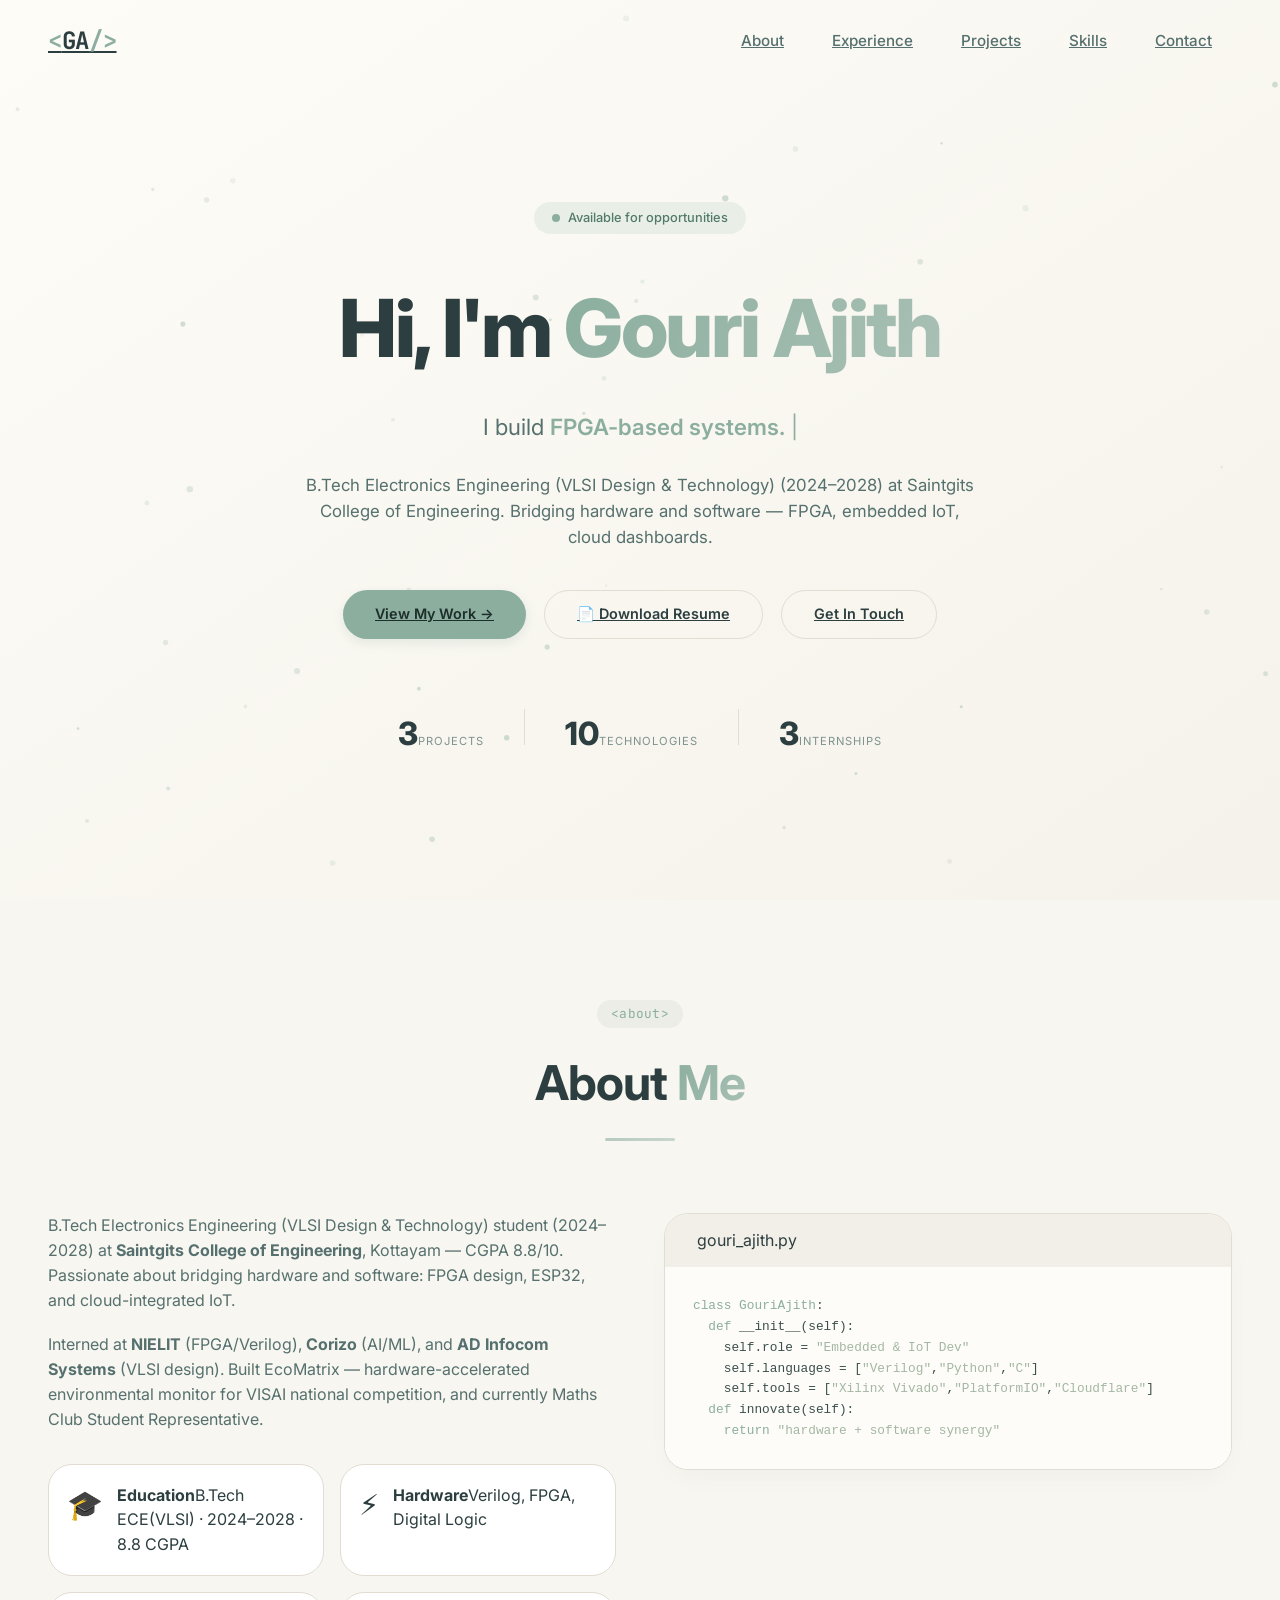
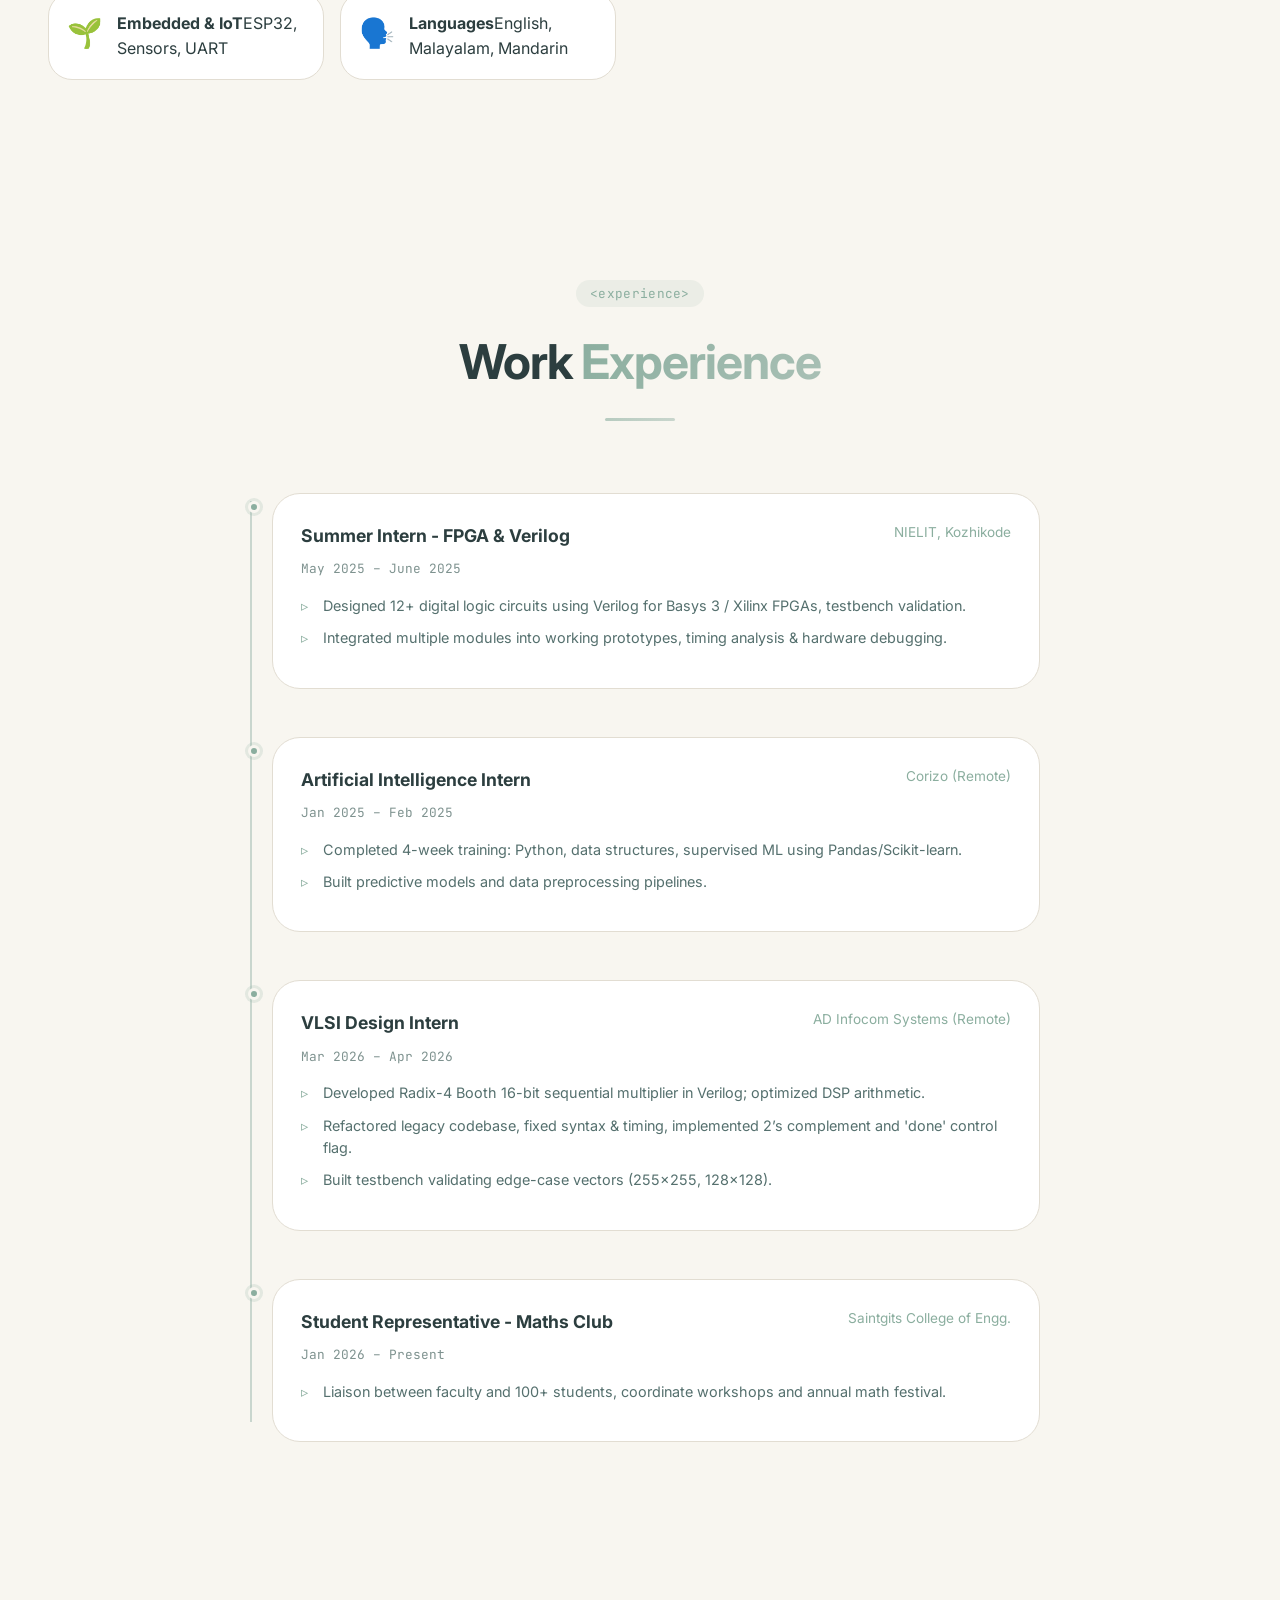
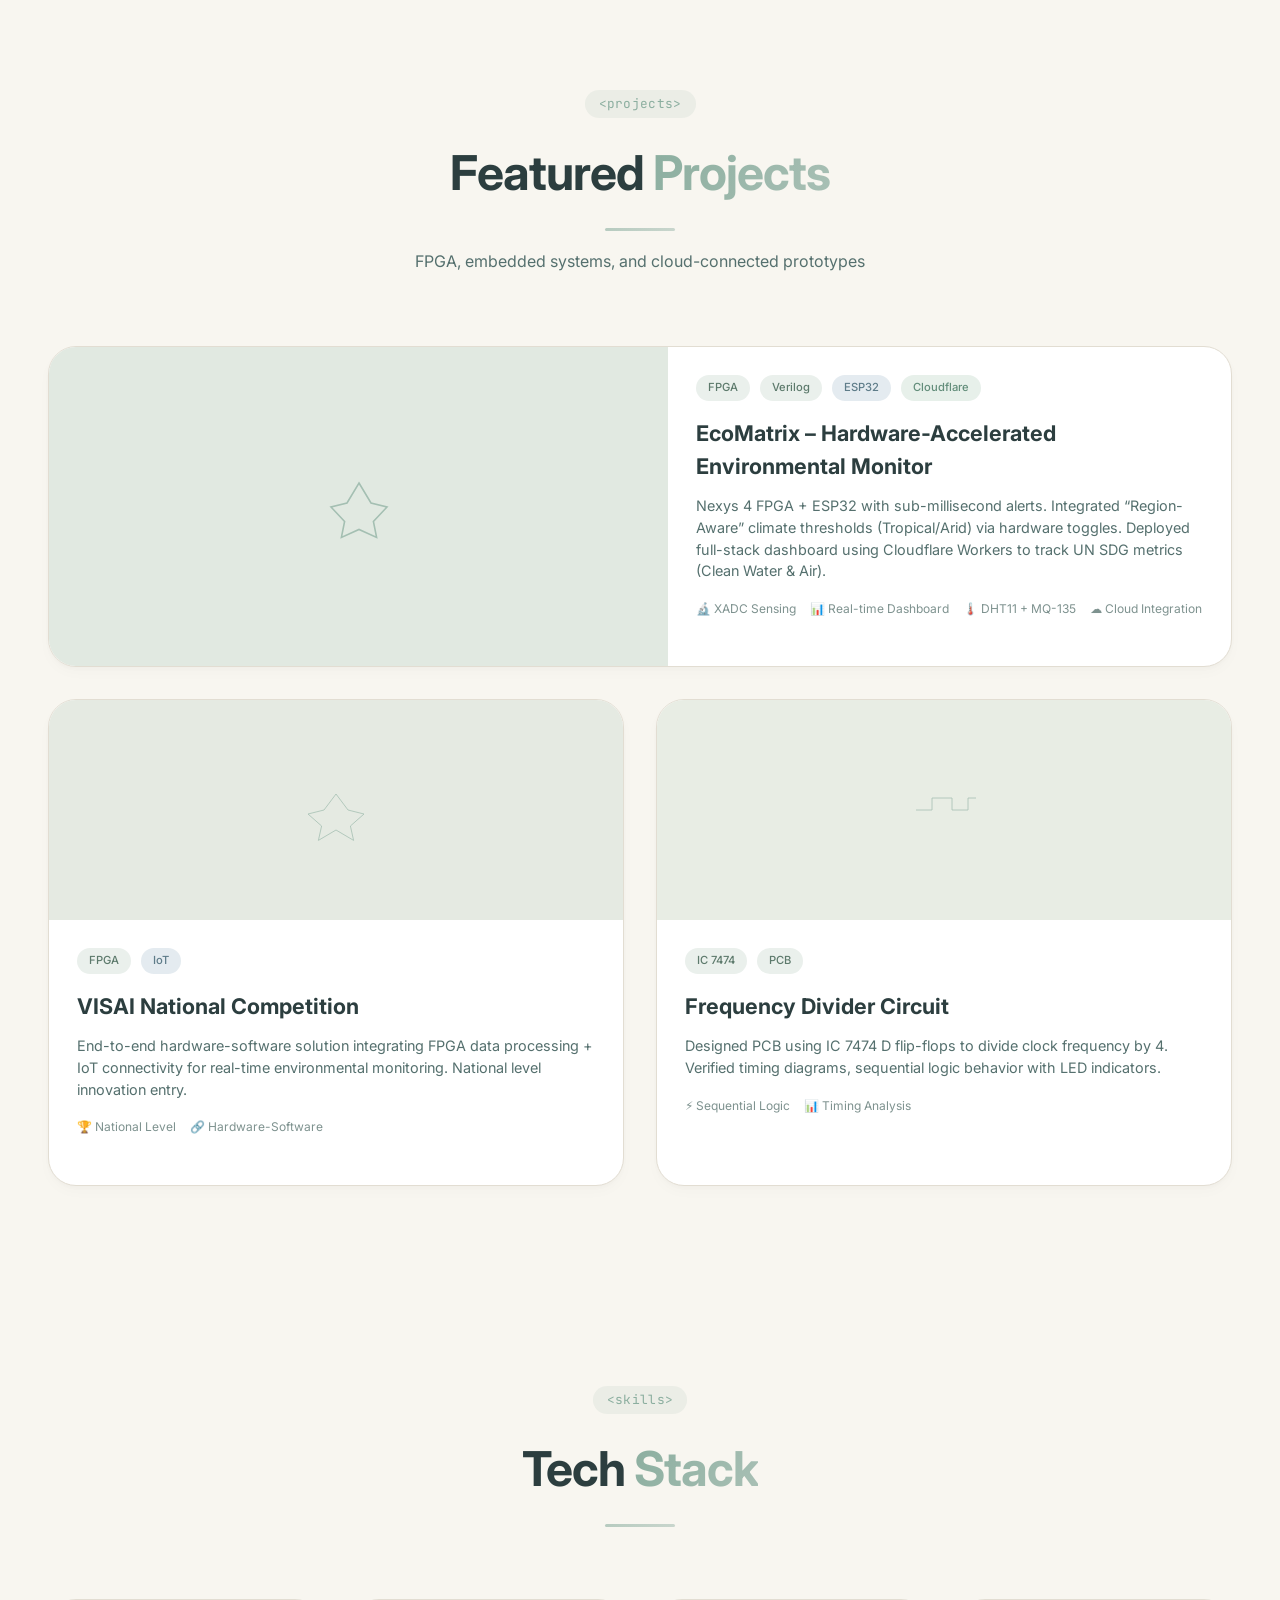
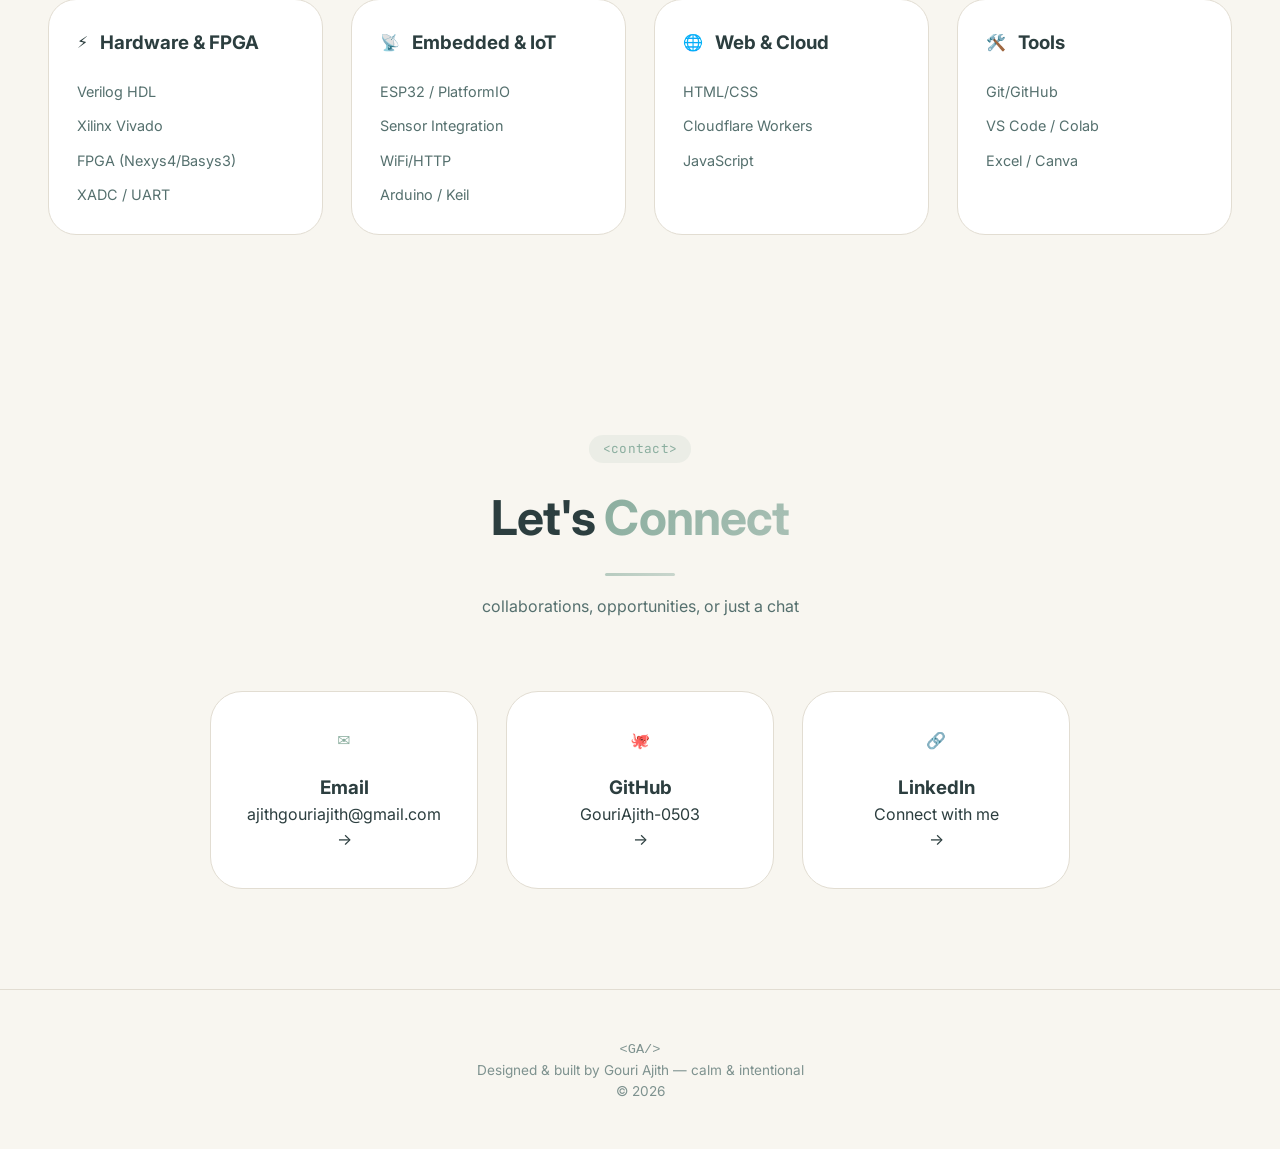
<file: index.html>
<!DOCTYPE html>
<html lang="en">
<head>
  <meta charset="UTF-8">
  <meta name="viewport" content="width=device-width, initial-scale=1.0">
  <meta name="description" content="Gouri Ajith — Electronics & VLSI Engineering Student. Portfolio showcasing FPGA, ESP32, IoT, and embedded systems projects.">
  <meta name="keywords" content="Gouri Ajith, FPGA, Verilog, ESP32, IoT, embedded systems, portfolio, VLSI">
  <meta name="author" content="Gouri Ajith">
  <title>Gouri Ajith | Electronics & VLSI Engineering</title>
  <link rel="preconnect" href="https://fonts.googleapis.com">
  <link rel="preconnect" href="https://fonts.gstatic.com" crossorigin>
  <link href="https://fonts.googleapis.com/css2?family=Inter:opsz,wght@14..32,300;14..32,400;14..32,500;14..32,600;14..32,700;14..32,800&family=JetBrains+Mono:wght@400;500&display=swap" rel="stylesheet">
  <style>
    /* ========== 60-30-10 PALETTE: Soft Blues, Sage, Mint, Warm Neutrals ========== */
    :root {
      --bg-dominant: #F8F6F0;        /* 60% - warm cream/beige background */
      --bg-secondary: #FFFFFF;       /* 30% - cards, panels, clean white */
      --bg-soft-sage: #EFF3EB;       /* subtle sage for hover/accents */
      --accent-mint: #8BAE9F;        /* 10% - buttons, highlights */
      --accent-softblue: #A7BDC7;    /* soft blue for secondary accents */
      --text-primary: #2C3E3F;       /* soft charcoal / dark navy for readability */
      --text-secondary: #55706E;     /* muted calm grey-green */
      --text-muted: #7E928F;
      --border-light: #E2DDD2;
      --shadow-sm: 0 6px 14px rgba(0, 0, 0, 0.02), 0 2px 4px rgba(0, 0, 0, 0.02);
      --shadow-md: 0 12px 28px -8px rgba(0, 0, 0, 0.04);
      --gradient-calm: linear-gradient(120deg, #8BAE9F, #A9C0B5);
      --font-sans: 'Inter', system-ui, -apple-system, sans-serif;
      --font-mono: 'JetBrains Mono', monospace;
      --radius: 18px;
      --transition: 0.2s ease;
    }

    * {
      margin: 0;
      padding: 0;
      box-sizing: border-box;
    }

    body {
      font-family: var(--font-sans);
      background-color: var(--bg-dominant);
      color: var(--text-primary);
      line-height: 1.55;
      scroll-behavior: smooth;
      -webkit-font-smoothing: antialiased;
    }

    ::selection {
      background: rgba(139, 174, 159, 0.25);
      color: #1E2E2F;
    }

    .container {
      max-width: 1240px;
      margin: 0 auto;
      padding: 0 28px;
    }

    /* ----- WHITESPACE & SECTION FLOW ----- */
    .section {
      padding: 100px 0;
    }

    .section-header {
      text-align: center;
      margin-bottom: 72px;
    }

    .section-tag {
      font-family: var(--font-mono);
      font-size: 0.8rem;
      color: var(--accent-mint);
      letter-spacing: 0.3px;
      background: rgba(139, 174, 159, 0.12);
      display: inline-block;
      padding: 4px 14px;
      border-radius: 30px;
      margin-bottom: 18px;
    }

    .section-title {
      font-size: clamp(2rem, 5vw, 3rem);
      font-weight: 700;
      letter-spacing: -0.02em;
      color: var(--text-primary);
      margin-bottom: 16px;
    }

    .gradient-text {
      background: var(--gradient-calm);
      background-clip: text;
      -webkit-background-clip: text;
      color: transparent;
    }

    .section-line {
      width: 70px;
      height: 3px;
      background: var(--gradient-calm);
      margin: 18px auto 0;
      border-radius: 4px;
      opacity: 0.6;
    }

    .section-subtitle {
      color: var(--text-secondary);
      max-width: 600px;
      margin: 18px auto 0;
      font-size: 1rem;
    }

    /* ----- NAVBAR (calm, soft) ----- */
    .navbar {
      position: fixed;
      top: 0;
      width: 100%;
      z-index: 1000;
      padding: 22px 0;
      transition: all 0.25s;
      background: transparent;
    }

    .navbar.scrolled {
      background: rgba(248, 246, 240, 0.92);
      backdrop-filter: blur(12px);
      padding: 14px 0;
      border-bottom: 1px solid var(--border-light);
      box-shadow: 0 1px 4px rgba(0,0,0,0.02);
    }

    .nav-container {
      max-width: 1240px;
      margin: 0 auto;
      padding: 0 28px;
      display: flex;
      align-items: center;
      justify-content: space-between;
    }

    .nav-logo {
      font-family: var(--font-mono);
      font-weight: 700;
      font-size: 1.5rem;
      letter-spacing: -0.3px;
      color: var(--text-primary);
    }
    .logo-bracket { color: var(--accent-mint); }

    .nav-links {
      display: flex;
      gap: 8px;
      list-style: none;
    }
    .nav-link {
      padding: 8px 20px;
      font-size: 0.95rem;
      font-weight: 500;
      color: var(--text-secondary);
      border-radius: 40px;
      transition: var(--transition);
    }
    .nav-link:hover {
      color: var(--accent-mint);
      background: rgba(139, 174, 159, 0.1);
    }

    .nav-toggle {
      display: none;
      background: none;
      border: none;
      cursor: pointer;
    }

    /* ----- HERO (airy, calm) ----- */
    .hero {
      min-height: 100vh;
      display: flex;
      align-items: center;
      justify-content: center;
      position: relative;
      background: linear-gradient(145deg, #FEFCF7 0%, #F4F2EA 100%);
      padding: 140px 24px 80px;
    }
    #particles-canvas {
      position: absolute;
      top: 0;
      left: 0;
      width: 100%;
      height: 100%;
      pointer-events: none;
    }
    .hero-content {
      position: relative;
      z-index: 2;
      max-width: 900px;
      text-align: center;
      animation: fadeUp 0.9s ease;
    }
    @keyframes fadeUp { from { opacity: 0; transform: translateY(20px); } to { opacity: 1; transform: translateY(0); } }

    .hero-badge {
      display: inline-flex;
      align-items: center;
      gap: 8px;
      background: #E9EFE6;
      padding: 6px 18px;
      border-radius: 50px;
      color: #527A6A;
      font-size: 0.8rem;
      font-weight: 500;
      margin-bottom: 32px;
    }
    .badge-dot { width: 8px; height: 8px; background: var(--accent-mint); border-radius: 50%; display: inline-block; }

    .hero-title {
      font-size: clamp(2.8rem, 8vw, 5rem);
      font-weight: 800;
      letter-spacing: -0.03em;
      margin-bottom: 20px;
      color: #2C3E3F;
    }
    .hero-subtitle-wrapper {
      font-size: 1.4rem;
      color: var(--text-secondary);
      margin-bottom: 28px;
      display: flex;
      justify-content: center;
      gap: 6px;
      flex-wrap: wrap;
    }
    .typewriter { color: var(--accent-mint); font-weight: 600; }
    .cursor { color: var(--accent-mint); animation: blink 1s step-end infinite; }
    @keyframes blink { 50% { opacity: 0; } }

    .hero-description {
      max-width: 680px;
      margin: 0 auto 40px;
      font-size: 1.05rem;
      color: var(--text-secondary);
    }

    .hero-cta {
      display: flex;
      gap: 18px;
      justify-content: center;
      flex-wrap: wrap;
      margin-bottom: 70px;
    }
    .btn {
      display: inline-flex;
      align-items: center;
      gap: 12px;
      padding: 12px 32px;
      border-radius: 44px;
      font-weight: 600;
      transition: all 0.2s;
      cursor: pointer;
      font-size: 0.9rem;
      border: none;
    }
    .btn-primary {
      background: var(--accent-mint);
      color: #1E2E2A;
      box-shadow: 0 4px 12px rgba(139, 174, 159, 0.2);
    }
    .btn-primary:hover { background: #77A08E; transform: translateY(-2px); box-shadow: 0 8px 20px rgba(139,174,159,0.25); }
    .btn-outline {
      background: transparent;
      border: 1px solid var(--border-light);
      color: var(--text-primary);
    }
    .btn-outline:hover { border-color: var(--accent-mint); background: rgba(139,174,159,0.05); transform: translateY(-2px); }

    .hero-stats {
      display: flex;
      justify-content: center;
      gap: 40px;
    }
    .stat-number { font-size: 2rem; font-weight: 800; color: var(--text-primary); }
    .stat-label { font-size: 0.7rem; letter-spacing: 1px; color: var(--text-muted); text-transform: uppercase; }
    .stat-divider { width: 1px; height: 36px; background: var(--border-light); }

    /* ----- cards & common components ----- */
    .about-grid, .contact-grid, .skills-grid {
      display: grid;
      gap: 48px;
    }
    .about-grid { grid-template-columns: 1fr 1fr; align-items: start; }
    .about-text p { color: var(--text-secondary); margin-bottom: 20px; }
    .about-highlights {
      display: grid;
      grid-template-columns: 1fr 1fr;
      gap: 16px;
      margin-top: 32px;
    }
    .highlight-item {
      display: flex;
      gap: 14px;
      background: var(--bg-secondary);
      padding: 18px;
      border-radius: 24px;
      border: 1px solid var(--border-light);
      transition: 0.2s;
    }
    .highlight-icon { font-size: 1.8rem; }
    .code-window {
      background: var(--bg-secondary);
      border-radius: 24px;
      border: 1px solid var(--border-light);
      overflow: hidden;
      box-shadow: var(--shadow-md);
    }
    .code-header {
      background: #F2EFE8;
      padding: 14px 20px;
      display: flex;
      align-items: center;
      gap: 12px;
    }
    .code-body {
      background: #FEFCF8;
      padding: 28px;
      font-family: var(--font-mono);
      font-size: 0.8rem;
      color: #3A4F4C;
      overflow-x: auto;
    }
    .code-keyword { color: #8BAE9F; font-weight: 500; }
    .code-string { color: #A4B7A3; }

    /* Projects & Cards */
    .projects-grid {
      display: grid;
      grid-template-columns: repeat(2, 1fr);
      gap: 32px;
    }
    .project-card {
      background: var(--bg-secondary);
      border-radius: 28px;
      border: 1px solid var(--border-light);
      overflow: hidden;
      transition: all 0.25s;
      display: flex;
      flex-direction: column;
      box-shadow: var(--shadow-sm);
    }
    .project-card:hover { transform: translateY(-6px); border-color: #cbd9cd; box-shadow: var(--shadow-md); }
    .project-card.featured { grid-column: 1 / -1; display: grid; grid-template-columns: 1.1fr 1fr; }
    .project-image-placeholder {
      background: #E7ECE3;
      display: flex;
      align-items: center;
      justify-content: center;
      padding: 48px;
      min-height: 220px;
    }
    .project-icon { width: 80px; color: var(--accent-mint); opacity: 0.7; }
    .project-content { padding: 28px; flex: 1; }
    .project-tags { display: flex; gap: 10px; flex-wrap: wrap; margin-bottom: 16px; }
    .tag {
      font-size: 0.7rem;
      padding: 4px 12px;
      border-radius: 40px;
      font-weight: 500;
    }
    .tag-hardware { background: #EAF0EC; color: #5D7A6C; }
    .tag-iot { background: #E4EBF0; color: #5E7C89; }
    .tag-web { background: #E7F0EA; color: #628D7A; }
    .project-title { font-size: 1.35rem; font-weight: 700; margin-bottom: 12px; }
    .project-desc { color: var(--text-secondary); font-size: 0.9rem; margin-bottom: 18px; line-height: 1.5; }
    .project-features { display: flex; flex-wrap: wrap; gap: 14px; font-size: 0.75rem; color: var(--text-muted); margin-bottom: 20px; }

    /* Timeline Experience */
    .timeline { max-width: 800px; margin: 0 auto; position: relative; padding-left: 32px; }
    .timeline::before { content: ''; position: absolute; left: 10px; top: 8px; bottom: 20px; width: 2px; background: #C9D6CE; }
    .timeline-item { position: relative; margin-bottom: 48px; }
    .timeline-marker {
      position: absolute; left: -24px; top: 8px;
      width: 12px; height: 12px; background: var(--accent-mint); border-radius: 50%;
      border: 3px solid var(--bg-dominant);
      box-shadow: 0 0 0 3px rgba(139,174,159,0.2);
    }
    .timeline-content {
      background: var(--bg-secondary);
      padding: 28px;
      border-radius: 28px;
      border: 1px solid var(--border-light);
      transition: 0.2s;
    }
    .timeline-header { display: flex; justify-content: space-between; flex-wrap: wrap; margin-bottom: 6px; }
    .timeline-header h3 { font-weight: 700; font-size: 1.1rem; }
    .timeline-company { color: var(--accent-mint); font-size: 0.85rem; }
    .timeline-date { font-size: 0.8rem; color: var(--text-muted); font-family: var(--font-mono); margin-bottom: 16px; display: inline-block; }
    .timeline-details { list-style: none; }
    .timeline-details li { padding-left: 22px; margin-bottom: 10px; position: relative; color: var(--text-secondary); font-size: 0.9rem; }
    .timeline-details li::before { content: "▹"; position: absolute; left: 0; color: var(--accent-mint); }

    /* Skills */
    .skills-grid { grid-template-columns: repeat(4, 1fr); gap: 28px; }
    .skill-category {
      background: var(--bg-secondary);
      border-radius: 28px;
      padding: 28px;
      border: 1px solid var(--border-light);
    }
    .skill-category-header { display: flex; gap: 12px; align-items: center; margin-bottom: 24px; }
    .skill-items { display: flex; flex-direction: column; gap: 12px; }
    .skill-item { display: flex; align-items: center; gap: 8px; font-size: 0.9rem; color: var(--text-secondary); }

    /* Contact */
    .contact-grid { grid-template-columns: repeat(3, 1fr); max-width: 860px; margin: 0 auto; gap: 28px; }
    .contact-card {
      background: var(--bg-secondary);
      border-radius: 32px;
      padding: 36px 24px;
      text-align: center;
      border: 1px solid var(--border-light);
      transition: 0.2s;
      text-decoration: none;
      color: inherit;
    }
    .contact-card:hover { transform: translateY(-5px); border-color: var(--accent-mint); }
    .contact-icon { margin-bottom: 20px; color: var(--accent-mint); }

    footer {
      text-align: center;
      padding: 48px 24px;
      border-top: 1px solid var(--border-light);
      color: var(--text-muted);
      font-size: 0.85rem;
    }

    /* responsive */
    @media (max-width: 1000px) {
      .skills-grid { grid-template-columns: repeat(2,1fr); }
      .projects-grid { grid-template-columns: 1fr; }
      .project-card.featured { grid-template-columns: 1fr; }
    }
    @media (max-width: 780px) {
      .about-grid { grid-template-columns: 1fr; }
      .contact-grid { grid-template-columns: 1fr; }
      .nav-links {
        position: fixed; top: 0; right: -100%; width: 70%; height: 100vh;
        background: var(--bg-secondary); flex-direction: column; padding: 100px 32px;
        transition: 0.3s; border-left: 1px solid var(--border-light);
      }
      .nav-links.open { right: 0; }
      .nav-toggle { display: block; }
      .hero-stats { gap: 24px; }
      .hero-cta { flex-direction: column; align-items: center; }
    }
    @media (max-width: 560px) {
      .skills-grid { grid-template-columns: 1fr; }
      .about-highlights { grid-template-columns: 1fr; }
    }
    .reveal { opacity: 0; transform: translateY(20px); transition: opacity 0.7s ease, transform 0.7s ease; }
    .reveal.revealed { opacity: 1; transform: translateY(0); }
  </style>
</head>
<body>
  <nav class="navbar" id="navbar">
    <div class="nav-container"><a href="#hero" class="nav-logo"><span class="logo-bracket">&lt;</span>GA<span class="logo-bracket">/&gt;</span></a>
      <ul class="nav-links" id="nav-links"><li><a href="#about" class="nav-link">About</a></li><li><a href="#experience" class="nav-link">Experience</a></li><li><a href="#projects" class="nav-link">Projects</a></li><li><a href="#skills" class="nav-link">Skills</a></li><li><a href="#contact" class="nav-link">Contact</a></li></ul>
      <button class="nav-toggle" id="nav-toggle" aria-label="Menu"><span class="hamburger" style="display:block; width:24px; height:2px; background:#2C3E3F; position:relative;"></span></button>
    </div>
  </nav>

  <section class="hero" id="hero"><canvas id="particles-canvas"></canvas>
    <div class="hero-content"><div class="hero-badge"><span class="badge-dot"></span> Available for opportunities</div>
      <h1 class="hero-title">Hi, I'm <span class="gradient-text">Gouri Ajith</span></h1>
      <div class="hero-subtitle-wrapper"><span>I build </span><span class="typewriter" id="typewriter"></span><span class="cursor">|</span></div>
      <p class="hero-description">B.Tech Electronics Engineering (VLSI Design & Technology) (2024–2028) at Saintgits College of Engineering. Bridging hardware and software — FPGA, embedded IoT, cloud dashboards.</p>
      <div class="hero-cta"><a href="#projects" class="btn btn-primary">View My Work →</a><a href="#" class="btn btn-outline" id="resumeDummy">📄 Download Resume</a><a href="#contact" class="btn btn-outline">Get In Touch</a></div>
      <div class="hero-stats"><div class="stat"><span class="stat-number" data-count="3">0</span><span class="stat-label">Projects</span></div><div class="stat-divider"></div><div class="stat"><span class="stat-number" data-count="10">0</span><span class="stat-label">Technologies</span></div><div class="stat-divider"></div><div class="stat"><span class="stat-number" data-count="3">0</span><span class="stat-label">Internships</span></div></div>
    </div>
  </section>

  <section class="section about" id="about"><div class="container"><div class="section-header"><span class="section-tag">&lt;about&gt;</span><h2 class="section-title">About <span class="gradient-text">Me</span></h2><div class="section-line"></div></div>
    <div class="about-grid"><div class="about-text reveal"><p>B.Tech Electronics Engineering (VLSI Design & Technology) student (2024–2028) at <strong>Saintgits College of Engineering</strong>, Kottayam — CGPA 8.8/10. Passionate about bridging hardware and software: FPGA design, ESP32, and cloud-integrated IoT.</p>
    <p>Interned at <strong>NIELIT</strong> (FPGA/Verilog), <strong>Corizo</strong> (AI/ML), and <strong>AD Infocom Systems</strong> (VLSI design). Built EcoMatrix — hardware-accelerated environmental monitor for VISAI national competition, and currently Maths Club Student Representative.</p>
    <div class="about-highlights"><div class="highlight-item"><div class="highlight-icon">🎓</div><div><strong>Education</strong><span>B.Tech ECE(VLSI) · 2024–2028 · 8.8 CGPA</span></div></div><div class="highlight-item"><div class="highlight-icon">⚡</div><div><strong>Hardware</strong><span>Verilog, FPGA, Digital Logic</span></div></div><div class="highlight-item"><div class="highlight-icon">🌱</div><div><strong>Embedded & IoT</strong><span>ESP32, Sensors, UART</span></div></div><div class="highlight-item"><div class="highlight-icon">🗣️</div><div><strong>Languages</strong><span>English, Malayalam, Mandarin</span></div></div></div></div>
    <div class="about-visual reveal"><div class="code-window"><div class="code-header"><div class="code-dots"><span class="dot" style="background:#8BAE9F;"></span><span style="background:#A7BDC7;"></span><span style="background:#C9D6CE;"></span></div><span class="code-title">gouri_ajith.py</span></div><pre class="code-body"><code><span class="code-keyword">class</span> <span class="code-keyword">GouriAjith</span>:
  <span class="code-keyword">def</span> __init__(self):
    self.role = <span class="code-string">"Embedded & IoT Dev"</span>
    self.languages = [<span class="code-string">"Verilog"</span>,<span class="code-string">"Python"</span>,<span class="code-string">"C"</span>]
    self.tools = [<span class="code-string">"Xilinx Vivado"</span>,<span class="code-string">"PlatformIO"</span>,<span class="code-string">"Cloudflare"</span>]
  <span class="code-keyword">def</span> innovate(self):
    <span class="code-keyword">return</span> <span class="code-string">"hardware + software synergy"</span></code></pre></div></div></div></div></section>

  <section class="section experience" id="experience"><div class="container"><div class="section-header"><span class="section-tag">&lt;experience&gt;</span><h2 class="section-title">Work <span class="gradient-text">Experience</span></h2><div class="section-line"></div></div>
    <div class="timeline">
      <div class="timeline-item reveal"><div class="timeline-marker"></div><div class="timeline-content"><div class="timeline-header"><h3>Summer Intern - FPGA & Verilog</h3><span class="timeline-company">NIELIT, Kozhikode</span></div><span class="timeline-date">May 2025 – June 2025</span><ul class="timeline-details"><li>Designed 12+ digital logic circuits using Verilog for Basys 3 / Xilinx FPGAs, testbench validation.</li><li>Integrated multiple modules into working prototypes, timing analysis & hardware debugging.</li></ul></div></div>
      <div class="timeline-item reveal"><div class="timeline-marker"></div><div class="timeline-content"><div class="timeline-header"><h3>Artificial Intelligence Intern</h3><span class="timeline-company">Corizo (Remote)</span></div><span class="timeline-date">Jan 2025 – Feb 2025</span><ul class="timeline-details"><li>Completed 4-week training: Python, data structures, supervised ML using Pandas/Scikit-learn.</li><li>Built predictive models and data preprocessing pipelines.</li></ul></div></div>
      <div class="timeline-item reveal"><div class="timeline-marker"></div><div class="timeline-content"><div class="timeline-header"><h3>VLSI Design Intern</h3><span class="timeline-company">AD Infocom Systems (Remote)</span></div><span class="timeline-date">Mar 2026 – Apr 2026</span><ul class="timeline-details"><li>Developed Radix-4 Booth 16-bit sequential multiplier in Verilog; optimized DSP arithmetic.</li><li>Refactored legacy codebase, fixed syntax & timing, implemented 2’s complement and 'done' control flag.</li><li>Built testbench validating edge-case vectors (255×255, 128×128).</li></ul></div></div>
      <div class="timeline-item reveal"><div class="timeline-marker"></div><div class="timeline-content"><div class="timeline-header"><h3>Student Representative - Maths Club</h3><span class="timeline-company">Saintgits College of Engg.</span></div><span class="timeline-date">Jan 2026 – Present</span><ul class="timeline-details"><li>Liaison between faculty and 100+ students, coordinate workshops and annual math festival.</li></ul></div></div>
    </div></div></section>

  <section class="section projects" id="projects"><div class="container"><div class="section-header"><span class="section-tag">&lt;projects&gt;</span><h2 class="section-title">Featured <span class="gradient-text">Projects</span></h2><div class="section-line"></div><p class="section-subtitle">FPGA, embedded systems, and cloud-connected prototypes</p></div>
    <div class="projects-grid">
      <article class="project-card featured reveal"><div class="project-image-placeholder sdg-gradient" style="background: #E1E9E1;"><svg width="90" viewBox="0 0 100 80" class="project-icon"><polygon points="50,10 65,35 85,40 68,58 72,78 50,68 28,78 32,58 15,40 35,35" fill="none" stroke="#8BAE9F" stroke-width="2"/></svg></div><div class="project-content"><div class="project-tags"><span class="tag tag-hardware">FPGA</span><span class="tag tag-hardware">Verilog</span><span class="tag tag-iot">ESP32</span><span class="tag tag-web">Cloudflare</span></div><h3 class="project-title">EcoMatrix – Hardware-Accelerated Environmental Monitor</h3><p class="project-desc">Nexys 4 FPGA + ESP32 with sub-millisecond alerts. Integrated “Region-Aware” climate thresholds (Tropical/Arid) via hardware toggles. Deployed full-stack dashboard using Cloudflare Workers to track UN SDG metrics (Clean Water & Air).</p><div class="project-features"><span>🔬 XADC Sensing</span><span>📊 Real-time Dashboard</span><span>🌡️ DHT11 + MQ-135</span><span>☁️ Cloud Integration</span></div></div></article>
      <article class="project-card reveal"><div class="project-image-placeholder" style="background:#E5EAE2;"><svg width="70" viewBox="0 0 100 80" class="project-icon"><polygon points="50,20 65,40 85,45 68,60 72,78 50,65 28,78 32,60 15,45 35,40" fill="none" stroke="#8BAE9F"/></svg></div><div class="project-content"><div class="project-tags"><span class="tag tag-hardware">FPGA</span><span class="tag tag-iot">IoT</span></div><h3 class="project-title">VISAI National Competition</h3><p class="project-desc">End-to-end hardware-software solution integrating FPGA data processing + IoT connectivity for real-time environmental monitoring. National level innovation entry.</p><div class="project-features"><span>🏆 National Level</span><span>🔗 Hardware-Software</span></div></div></article>
      <article class="project-card reveal"><div class="project-image-placeholder" style="background:#E8EDE4;"><svg width="70" viewBox="0 0 100 80" class="project-icon"><polyline points="15,40 35,40 35,25 60,25 60,40 80,40 80,25 90,25" fill="none" stroke="#8BAE9F"/></svg></div><div class="project-content"><div class="project-tags"><span class="tag tag-hardware">IC 7474</span><span class="tag tag-hardware">PCB</span></div><h3 class="project-title">Frequency Divider Circuit</h3><p class="project-desc">Designed PCB using IC 7474 D flip-flops to divide clock frequency by 4. Verified timing diagrams, sequential logic behavior with LED indicators.</p><div class="project-features"><span>⚡ Sequential Logic</span><span>📊 Timing Analysis</span></div></div></article>
    </div></div></section>

  <section class="section skills" id="skills"><div class="container"><div class="section-header"><span class="section-tag">&lt;skills&gt;</span><h2 class="section-title">Tech <span class="gradient-text">Stack</span></h2><div class="section-line"></div></div>
    <div class="skills-grid"><div class="skill-category reveal"><div class="skill-category-header">⚡<h3>Hardware & FPGA</h3></div><div class="skill-items"><div class="skill-item">Verilog HDL</div><div class="skill-item">Xilinx Vivado</div><div class="skill-item">FPGA (Nexys4/Basys3)</div><div class="skill-item">XADC / UART</div></div></div>
    <div class="skill-category reveal"><div class="skill-category-header">📡<h3>Embedded & IoT</h3></div><div class="skill-items"><div class="skill-item">ESP32 / PlatformIO</div><div class="skill-item">Sensor Integration</div><div class="skill-item">WiFi/HTTP</div><div class="skill-item">Arduino / Keil</div></div></div>
    <div class="skill-category reveal"><div class="skill-category-header">🌐<h3>Web & Cloud</h3></div><div class="skill-items"><div class="skill-item">HTML/CSS</div><div class="skill-item">Cloudflare Workers</div><div class="skill-item">JavaScript</div></div></div>
    <div class="skill-category reveal"><div class="skill-category-header">🛠️<h3>Tools</h3></div><div class="skill-items"><div class="skill-item">Git/GitHub</div><div class="skill-item">VS Code / Colab</div><div class="skill-item">Excel / Canva</div></div></div></div></div></section>

  <section class="section contact" id="contact"><div class="container"><div class="section-header"><span class="section-tag">&lt;contact&gt;</span><h2 class="section-title">Let's <span class="gradient-text">Connect</span></h2><div class="section-line"></div><p class="section-subtitle">collaborations, opportunities, or just a chat</p></div>
    <div class="contact-grid"><a href="mailto:ajithgouriajith@gmail.com" class="contact-card reveal"><div class="contact-icon">✉️</div><h3>Email</h3><p>ajithgouriajith@gmail.com</p><span>→</span></a>
    <a href="https://github.com/GouriAjith-0503" target="_blank" class="contact-card reveal"><div class="contact-icon">🐙</div><h3>GitHub</h3><p>GouriAjith-0503</p><span>→</span></a>
    <a href="https://www.linkedin.com/in/gouri-ajith-64854a331" target="_blank" class="contact-card reveal"><div class="contact-icon">🔗</div><h3>LinkedIn</h3><p>Connect with me</p><span>→</span></a></div></div></section>
  <footer><div class="container"><div class="footer-content"><span class="footer-logo" style="font-family: monospace;">&lt;GA/&gt;</span><p>Designed & built by Gouri Ajith — calm & intentional</p><p class="footer-year">© 2026</p></div></div></footer>

  <script>
    (function(){const n=document.getElementById('navbar'),toggle=document.getElementById('nav-toggle'),navLinks=document.getElementById('nav-links');window.addEventListener('scroll',()=>{window.scrollY>50?n.classList.add('scrolled'):n.classList.remove('scrolled')});if(toggle&&navLinks){toggle.addEventListener('click',()=>{toggle.classList.toggle('active');navLinks.classList.toggle('open')});document.querySelectorAll('.nav-link').forEach(l=>l.addEventListener('click',()=>{navLinks.classList.remove('open');toggle.classList.remove('active')}))}
    const typeEl=document.getElementById('typewriter');if(typeEl){const phrases=['FPGA-based systems.','IoT solutions.','embedded firmware.','real-time dashboards.'];let i=0,ch=0,del=false;function type(){const cur=phrases[i];if(del){typeEl.textContent=cur.substring(0,ch-1);ch--;}else{typeEl.textContent=cur.substring(0,ch+1);ch++;}if(!del&&ch===cur.length){del=true;setTimeout(type,1800);return;}else if(del&&ch===0){del=false;i=(i+1)%phrases.length;setTimeout(type,300);return;}setTimeout(type,del?40:80);}setTimeout(type,300);}
    const counters=document.querySelectorAll('.stat-number');let animated=false;const observer=new IntersectionObserver((entries)=>{if(animated)return;entries.forEach(entry=>{if(entry.isIntersecting&&!animated){animated=true;counters.forEach(c=>{const t=parseInt(c.getAttribute('data-count'),10);if(isNaN(t))return;let current=0;const step=Math.ceil(t/40);const update=()=>{current+=step;if(current>=t){c.innerText=t;return}c.innerText=current;requestAnimationFrame(update)};update()})}})},{threshold:0.5});const statsDiv=document.querySelector('.hero-stats');if(statsDiv)observer.observe(statsDiv);
    const revealElements=document.querySelectorAll('.reveal');const revealObserver=new IntersectionObserver((entries)=>{entries.forEach(entry=>{if(entry.isIntersecting){entry.target.classList.add('revealed');revealObserver.unobserve(entry.target)}})},{threshold:0.1});revealElements.forEach(el=>revealObserver.observe(el));
    // particles calm
    const canvas=document.getElementById('particles-canvas');if(canvas){let ctx=canvas.getContext('2d'),w,h,parts=[],anim=true;function resize(){w=canvas.width=window.innerWidth;h=canvas.height=window.innerHeight;}function initParts(){const num=Math.min(45,Math.floor((w*h)/25000));parts=[];for(let i=0;i<num;i++){parts.push({x:Math.random()*w,y:Math.random()*h,rad:Math.random()*2+1.2,dx:(Math.random()-0.5)*0.3,dy:(Math.random()-0.5)*0.3,opacity:Math.random()*0.4+0.1,col:`rgba(139,174,159,${Math.random()*0.3+0.1})`})}}function draw(){if(!anim)return;ctx.clearRect(0,0,w,h);for(let p of parts){p.x+=p.dx;p.y+=p.dy;if(p.x<0||p.x>w)p.dx*=-1;if(p.y<0||p.y>h)p.dy*=-1;ctx.beginPath();ctx.arc(p.x,p.y,p.rad,0,Math.PI*2);ctx.fillStyle=p.col;ctx.fill();}requestAnimationFrame(draw);}window.addEventListener('resize',()=>{resize();initParts();});resize();initParts();draw();}
    document.querySelectorAll('a[href^="#"]').forEach(anchor=>{anchor.addEventListener('click',function(e){const hash=this.getAttribute('href');if(hash==='#')return;const target=document.querySelector(hash);if(target){e.preventDefault();target.scrollIntoView({behavior:'smooth',block:'start'});if(navLinks)navLinks.classList.remove('open');if(toggle)toggle.classList.remove('active');}})});
    const resumeBtn=document.getElementById('resumeDummy');if(resumeBtn)resumeBtn.addEventListener('click',(e)=>{e.preventDefault();alert('📄 Resume download: Gouri Ajith — full portfolio details available upon request or contact directly.')});
    })();
  </script>
</body>
</html>
</file>
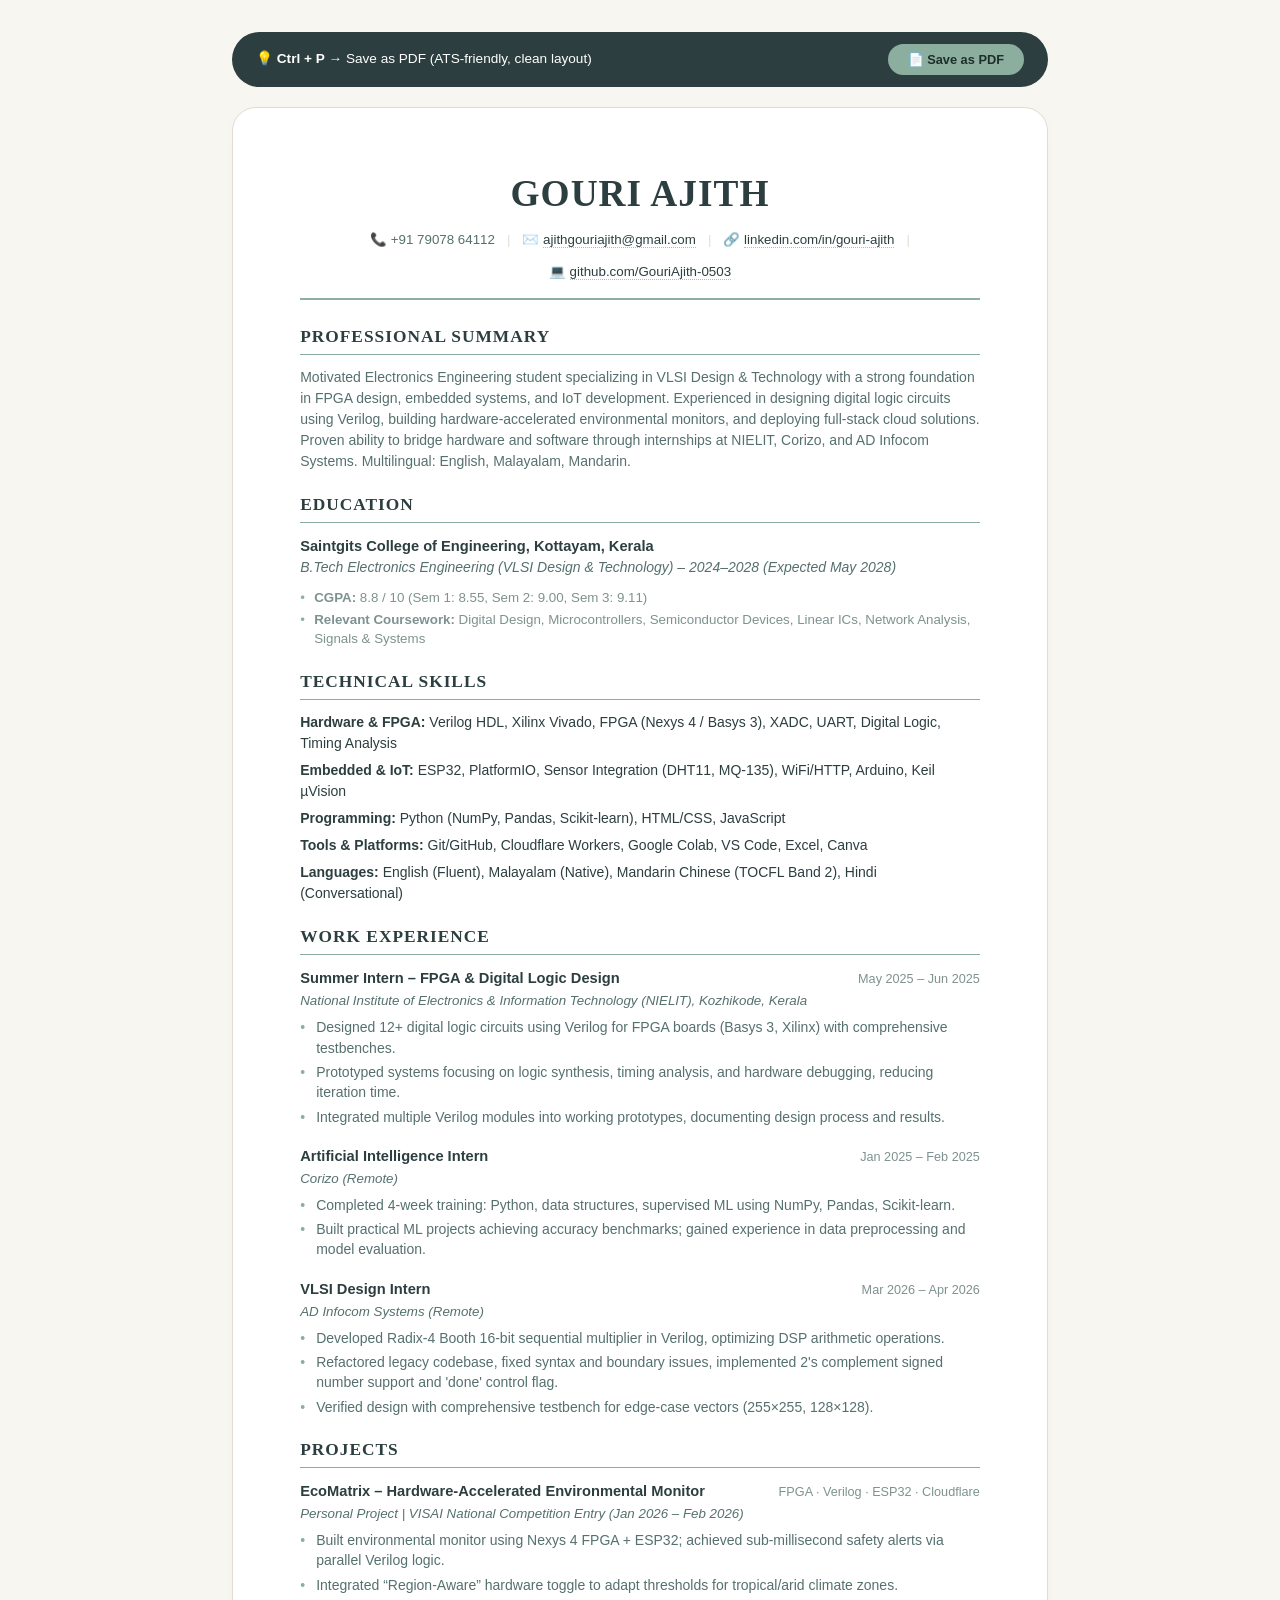
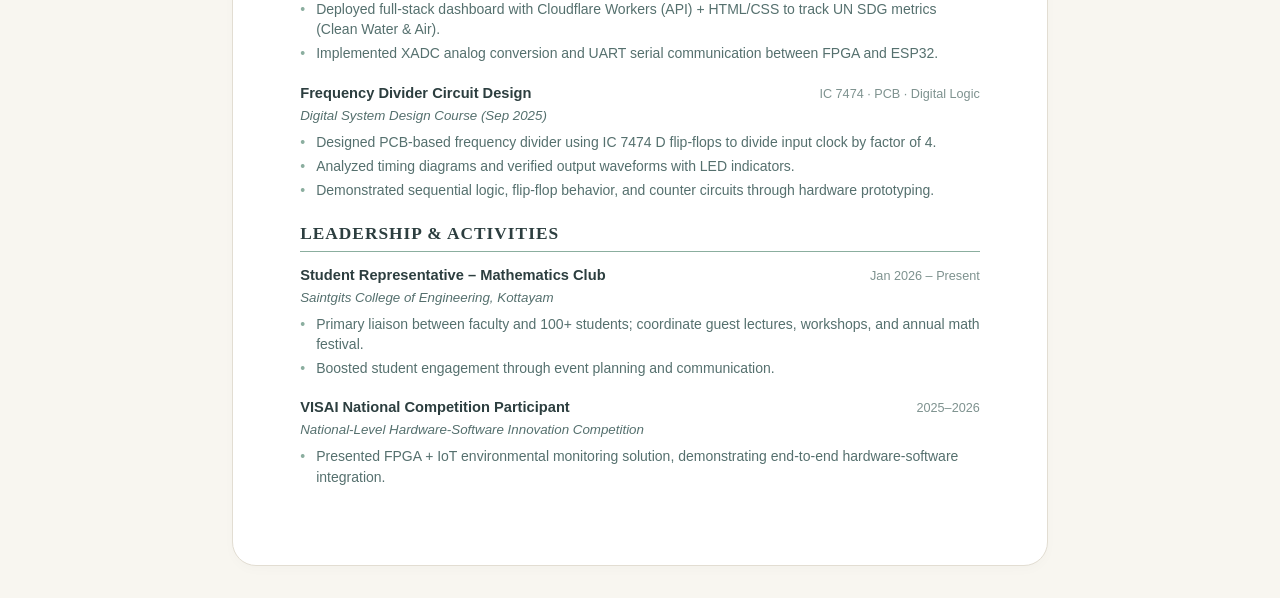
<file: resume.html>
<!DOCTYPE html>
<html lang="en">
<head>
  <meta charset="UTF-8">
  <meta name="viewport" content="width=device-width, initial-scale=1.0">
  <title>Gouri Ajith – Resume (VLSI & Embedded Engineer)</title>
  <style>
    /* ========== RESUME STYLES – CALM, ATS-FRIENDLY, PRINT-READY ========== */
    /* 60-30-10 palette: warm cream 60%, clean white 30%, mint accent 10% */
    :root {
      --bg-dominant: #F8F6F0;
      --bg-card: #FFFFFF;
      --accent-mint: #8BAE9F;
      --accent-softblue: #A7BDC7;
      --text-primary: #2C3E3F;
      --text-secondary: #55706E;
      --text-muted: #7E928F;
      --border-light: #E2DDD2;
      --shadow-sm: 0 4px 12px rgba(0, 0, 0, 0.02);
      --font-serif: 'EB Garamond', 'Georgia', serif;
      --font-sans: 'Source Sans 3', 'Calibri', 'Arial', sans-serif;
    }

    * {
      margin: 0;
      padding: 0;
      box-sizing: border-box;
    }

    body {
      background: var(--bg-dominant);
      font-family: var(--font-sans);
      font-size: 11pt;
      line-height: 1.5;
      color: var(--text-primary);
      padding: 32px 20px;
    }

    /* print bar (no-print) */
    .print-bar {
      max-width: 8.5in;
      margin: 0 auto 20px;
      background: #2C3E3F;
      color: white;
      padding: 12px 24px;
      border-radius: 44px;
      display: flex;
      justify-content: space-between;
      align-items: center;
      font-family: var(--font-sans);
      font-size: 0.85rem;
      flex-wrap: wrap;
      gap: 12px;
    }

    .print-btn {
      background: var(--accent-mint);
      border: none;
      padding: 8px 20px;
      border-radius: 40px;
      font-weight: 600;
      color: #1E2E2A;
      cursor: pointer;
      transition: 0.2s;
      font-size: 0.8rem;
    }

    .print-btn:hover {
      background: #77A08E;
      transform: translateY(-1px);
    }

    /* resume card */
    .resume {
      max-width: 8.5in;
      margin: 0 auto;
      background: var(--bg-card);
      padding: 0.6in 0.7in;
      box-shadow: var(--shadow-sm);
      border-radius: 24px;
      border: 1px solid var(--border-light);
    }

    /* header */
    .header {
      text-align: center;
      margin-bottom: 24px;
      padding-bottom: 16px;
      border-bottom: 2px solid var(--accent-mint);
    }

    h1 {
      font-family: var(--font-serif);
      font-size: 28pt;
      font-weight: 700;
      letter-spacing: 1px;
      color: var(--text-primary);
      margin-bottom: 8px;
    }

    .contact-info {
      display: flex;
      justify-content: center;
      flex-wrap: wrap;
      gap: 12px;
      font-size: 10pt;
      color: var(--text-secondary);
    }

    .contact-info a {
      color: var(--text-primary);
      text-decoration: none;
      border-bottom: 1px dotted var(--accent-softblue);
    }

    .contact-info a:hover {
      color: var(--accent-mint);
    }

    .separator {
      color: var(--border-light);
    }

    /* sections */
    .section {
      margin-bottom: 20px;
    }

    .section-title {
      font-family: var(--font-serif);
      font-size: 13pt;
      font-weight: 700;
      text-transform: uppercase;
      letter-spacing: 1px;
      color: var(--text-primary);
      border-bottom: 1px solid var(--accent-mint);
      padding-bottom: 4px;
      margin-bottom: 12px;
    }

    /* summary */
    .summary p {
      font-size: 10.5pt;
      color: var(--text-secondary);
      line-height: 1.5;
    }

    /* education */
    .edu-row {
      display: flex;
      justify-content: space-between;
      flex-wrap: wrap;
      margin-bottom: 4px;
    }

    .edu-school {
      font-weight: 700;
      font-size: 11pt;
    }

    .edu-degree {
      display: flex;
      justify-content: space-between;
      flex-wrap: wrap;
      font-style: italic;
      font-size: 10.5pt;
      color: var(--text-secondary);
      margin-bottom: 6px;
    }

    .edu-details {
      list-style: none;
      padding-left: 0;
      font-size: 10pt;
      color: var(--text-muted);
    }

    .edu-details li {
      margin-bottom: 2px;
      position: relative;
      padding-left: 14px;
    }

    .edu-details li::before {
      content: "•";
      position: absolute;
      left: 0;
      color: var(--accent-mint);
    }

    /* skills list (inline) */
    .skills-list {
      list-style: none;
    }

    .skills-list li {
      margin-bottom: 6px;
      font-size: 10.5pt;
    }

    .skills-list strong {
      color: var(--text-primary);
      font-weight: 700;
    }

    /* experience & projects */
    .exp-item, .proj-item, .lead-item {
      margin-bottom: 18px;
    }

    .exp-header, .proj-header {
      display: flex;
      justify-content: space-between;
      flex-wrap: wrap;
      align-items: baseline;
      margin-bottom: 2px;
    }

    .exp-title, .proj-title {
      font-weight: 700;
      font-size: 11pt;
    }

    .exp-date, .proj-tech {
      font-size: 9.5pt;
      color: var(--text-muted);
      font-family: var(--font-sans);
    }

    .exp-sub, .proj-sub {
      font-style: italic;
      font-size: 10pt;
      color: var(--text-secondary);
      margin-bottom: 6px;
    }

    .exp-bullets, .proj-bullets {
      list-style: none;
      padding-left: 0;
    }

    .exp-bullets li, .proj-bullets li {
      font-size: 10.5pt;
      margin-bottom: 4px;
      padding-left: 16px;
      position: relative;
      line-height: 1.45;
      color: var(--text-secondary);
    }

    .exp-bullets li::before, .proj-bullets li::before {
      content: "•";
      position: absolute;
      left: 0;
      color: var(--accent-mint);
    }

    /* print adjustments */
    @media print {
      body {
        background: white;
        padding: 0;
      }
      .resume {
        box-shadow: none;
        border: none;
        padding: 0.4in;
        border-radius: 0;
      }
      .print-bar {
        display: none;
      }
      a {
        text-decoration: none;
        color: var(--text-primary);
      }
      .contact-info a {
        border-bottom: none;
      }
      .section-title {
        border-bottom: 1px solid #ccc;
      }
    }

    /* responsiveness */
    @media (max-width: 600px) {
      .resume {
        padding: 32px 24px;
      }
      .contact-info {
        flex-direction: column;
        gap: 4px;
      }
      .separator {
        display: none;
      }
      .exp-header, .proj-header {
        flex-direction: column;
        gap: 4px;
      }
    }
  </style>
</head>
<body>
  <div class="print-bar">
    <span>💡 <strong>Ctrl + P</strong> → Save as PDF (ATS-friendly, clean layout)</span>
    <button class="print-btn" onclick="window.print()">📄 Save as PDF</button>
  </div>

  <div class="resume">
    <!-- HEADER -->
    <header class="header">
      <h1>GOURI AJITH</h1>
      <div class="contact-info">
        <span>📞 +91 79078 64112</span>
        <span class="separator">|</span>
        <span>✉️ <a href="mailto:ajithgouriajith@gmail.com">ajithgouriajith@gmail.com</a></span>
        <span class="separator">|</span>
        <span>🔗 <a href="https://www.linkedin.com/in/gouri-ajith-64854a331" target="_blank">linkedin.com/in/gouri-ajith</a></span>
        <span class="separator">|</span>
        <span>💻 <a href="https://github.com/GouriAjith-0503" target="_blank">github.com/GouriAjith-0503</a></span>
      </div>
    </header>

    <!-- PROFESSIONAL SUMMARY -->
    <div class="section summary">
      <div class="section-title">Professional Summary</div>
      <p>Motivated Electronics Engineering student specializing in VLSI Design & Technology with a strong foundation in FPGA design, embedded systems, and IoT development. Experienced in designing digital logic circuits using Verilog, building hardware-accelerated environmental monitors, and deploying full-stack cloud solutions. Proven ability to bridge hardware and software through internships at NIELIT, Corizo, and AD Infocom Systems. Multilingual: English, Malayalam, Mandarin.</p>
    </div>

    <!-- EDUCATION -->
    <div class="section">
      <div class="section-title">Education</div>
      <div class="edu-row">
        <span class="edu-school">Saintgits College of Engineering, Kottayam, Kerala</span>
        <span class="edu-degree">B.Tech Electronics Engineering (VLSI Design & Technology) – 2024–2028 (Expected May 2028)</span>
      </div>
      <ul class="edu-details">
        <li><strong>CGPA:</strong> 8.8 / 10 (Sem 1: 8.55, Sem 2: 9.00, Sem 3: 9.11)</li>
        <li><strong>Relevant Coursework:</strong> Digital Design, Microcontrollers, Semiconductor Devices, Linear ICs, Network Analysis, Signals & Systems</li>
      </ul>
    </div>

    <!-- TECHNICAL SKILLS -->
    <div class="section">
      <div class="section-title">Technical Skills</div>
      <ul class="skills-list">
        <li><strong>Hardware & FPGA:</strong> Verilog HDL, Xilinx Vivado, FPGA (Nexys 4 / Basys 3), XADC, UART, Digital Logic, Timing Analysis</li>
        <li><strong>Embedded & IoT:</strong> ESP32, PlatformIO, Sensor Integration (DHT11, MQ-135), WiFi/HTTP, Arduino, Keil µVision</li>
        <li><strong>Programming:</strong> Python (NumPy, Pandas, Scikit-learn), HTML/CSS, JavaScript</li>
        <li><strong>Tools & Platforms:</strong> Git/GitHub, Cloudflare Workers, Google Colab, VS Code, Excel, Canva</li>
        <li><strong>Languages:</strong> English (Fluent), Malayalam (Native), Mandarin Chinese (TOCFL Band 2), Hindi (Conversational)</li>
      </ul>
    </div>

    <!-- WORK EXPERIENCE -->
    <div class="section">
      <div class="section-title">Work Experience</div>
      
      <div class="exp-item">
        <div class="exp-header"><span class="exp-title">Summer Intern – FPGA & Digital Logic Design</span><span class="exp-date">May 2025 – Jun 2025</span></div>
        <div class="exp-sub">National Institute of Electronics & Information Technology (NIELIT), Kozhikode, Kerala</div>
        <ul class="exp-bullets"><li>Designed 12+ digital logic circuits using Verilog for FPGA boards (Basys 3, Xilinx) with comprehensive testbenches.</li><li>Prototyped systems focusing on logic synthesis, timing analysis, and hardware debugging, reducing iteration time.</li><li>Integrated multiple Verilog modules into working prototypes, documenting design process and results.</li></ul>
      </div>

      <div class="exp-item">
        <div class="exp-header"><span class="exp-title">Artificial Intelligence Intern</span><span class="exp-date">Jan 2025 – Feb 2025</span></div>
        <div class="exp-sub">Corizo (Remote)</div>
        <ul class="exp-bullets"><li>Completed 4-week training: Python, data structures, supervised ML using NumPy, Pandas, Scikit-learn.</li><li>Built practical ML projects achieving accuracy benchmarks; gained experience in data preprocessing and model evaluation.</li></ul>
      </div>

      <div class="exp-item">
        <div class="exp-header"><span class="exp-title">VLSI Design Intern</span><span class="exp-date">Mar 2026 – Apr 2026</span></div>
        <div class="exp-sub">AD Infocom Systems (Remote)</div>
        <ul class="exp-bullets"><li>Developed Radix-4 Booth 16-bit sequential multiplier in Verilog, optimizing DSP arithmetic operations.</li><li>Refactored legacy codebase, fixed syntax and boundary issues, implemented 2's complement signed number support and 'done' control flag.</li><li>Verified design with comprehensive testbench for edge-case vectors (255×255, 128×128).</li></ul>
      </div>
    </div>

    <!-- PROJECTS -->
    <div class="section">
      <div class="section-title">Projects</div>
      
      <div class="proj-item">
        <div class="proj-header"><span class="proj-title">EcoMatrix – Hardware-Accelerated Environmental Monitor</span><span class="proj-tech">FPGA · Verilog · ESP32 · Cloudflare</span></div>
        <div class="proj-sub">Personal Project | VISAI National Competition Entry (Jan 2026 – Feb 2026)</div>
        <ul class="proj-bullets"><li>Built environmental monitor using Nexys 4 FPGA + ESP32; achieved sub-millisecond safety alerts via parallel Verilog logic.</li><li>Integrated “Region-Aware” hardware toggle to adapt thresholds for tropical/arid climate zones.</li><li>Deployed full-stack dashboard with Cloudflare Workers (API) + HTML/CSS to track UN SDG metrics (Clean Water & Air).</li><li>Implemented XADC analog conversion and UART serial communication between FPGA and ESP32.</li></ul>
      </div>

      <div class="proj-item">
        <div class="proj-header"><span class="proj-title">Frequency Divider Circuit Design</span><span class="proj-tech">IC 7474 · PCB · Digital Logic</span></div>
        <div class="proj-sub">Digital System Design Course (Sep 2025)</div>
        <ul class="proj-bullets"><li>Designed PCB-based frequency divider using IC 7474 D flip-flops to divide input clock by factor of 4.</li><li>Analyzed timing diagrams and verified output waveforms with LED indicators.</li><li>Demonstrated sequential logic, flip-flop behavior, and counter circuits through hardware prototyping.</li></ul>
      </div>
    </div>

    <!-- LEADERSHIP & ACTIVITIES -->
    <div class="section">
      <div class="section-title">Leadership & Activities</div>
      <div class="exp-item">
        <div class="exp-header"><span class="exp-title">Student Representative – Mathematics Club</span><span class="exp-date">Jan 2026 – Present</span></div>
        <div class="exp-sub">Saintgits College of Engineering, Kottayam</div>
        <ul class="exp-bullets"><li>Primary liaison between faculty and 100+ students; coordinate guest lectures, workshops, and annual math festival.</li><li>Boosted student engagement through event planning and communication.</li></ul>
      </div>
      <div class="exp-item">
        <div class="exp-header"><span class="exp-title">VISAI National Competition Participant</span><span class="exp-date">2025–2026</span></div>
        <div class="exp-sub">National-Level Hardware-Software Innovation Competition</div>
        <ul class="exp-bullets"><li>Presented FPGA + IoT environmental monitoring solution, demonstrating end-to-end hardware-software integration.</li></ul>
      </div>
    </div>
  </div>

  <script>
    // optional: keyboard hint for print
    document.addEventListener('keydown', (e) => {
      if (e.ctrlKey && e.key === 'p') {
        // let browser handle print normally
      }
    });
  </script>
</body>
</html>
</file>
